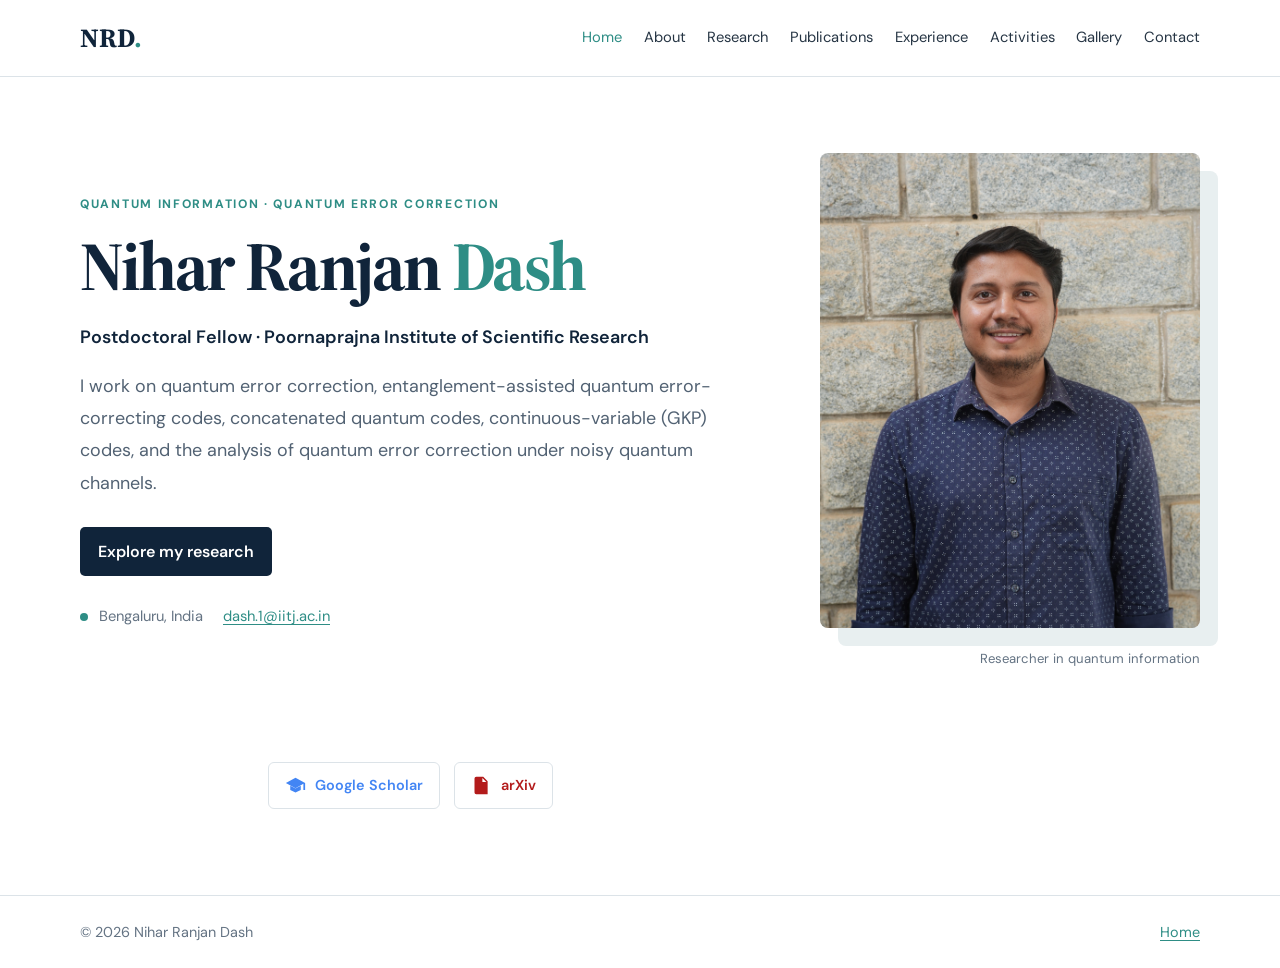
<file: index.html>
<!DOCTYPE html>
<html lang="en"><head>
<meta charset="UTF-8"><meta name="viewport" content="width=device-width, initial-scale=1.0">
<meta name="description" content="Home — Academic website of Nihar Ranjan Dash.">
<meta name="theme-color" content="#10243a"><title>Home | Nihar Ranjan Dash</title>
<link rel="preconnect" href="https://fonts.googleapis.com"><link rel="preconnect" href="https://fonts.gstatic.com" crossorigin>
<link href="https://fonts.googleapis.com/css2?family=DM+Sans:wght@400;500;600;700&family=Source+Serif+4:wght@400;500;600;700&display=swap" rel="stylesheet">
<link rel="stylesheet" href="styles.css"></head><body><header class="site-header"><nav class="nav container" aria-label="Main navigation">
<a class="brand" href="index.html">NRD<span>.</span></a>
<button class="menu-toggle" aria-label="Toggle navigation" aria-expanded="false">☰</button>
<div class="nav-links">
<a href="index.html">Home</a><a href="about.html">About</a><a href="research.html">Research</a>
<a href="publications.html">Publications</a><a href="experience.html">Experience</a>
<a href="activities.html">Activities</a><a href="gallery.html">Gallery</a><a href="contact.html">Contact</a>
 <!--<a class="nav-cv" href="Nihar_Ranjan_Dash_CV.pdf" target="_blank" rel="noopener">Download CV ↗</a>-->
</div></nav></header><main><section class="hero container" id="home">
      <div class="hero-copy">
        <p class="eyebrow">QUANTUM INFORMATION · QUANTUM ERROR CORRECTION</p>
        <h1>Nihar Ranjan <span>Dash</span></h1>
        <p class="hero-role">Postdoctoral Fellow · Poornaprajna Institute of Scientific Research</p>
        <p class="hero-intro">I work on quantum error correction, entanglement-assisted quantum error-correcting codes, concatenated quantum codes, continuous-variable (GKP) codes, and the analysis of quantum error correction under noisy quantum channels. </p>
        <div class="hero-actions">
          <a class="button button-primary" href="#research">Explore my research</a>
          <!--<a class="button button-quiet" href="Nihar_Ranjan_Dash_CV.pdf" target="_blank" rel="noopener">View CV ↗</a>-->
        </div>
        <div class="hero-meta">
          <span><i class="dot"></i> Bengaluru, India</span>
          <a href="mailto:dash.1@iitj.ac.in">dash.1@iitj.ac.in</a>
        </div>
      </div>
      <div class="portrait-wrap">
        <div class="portrait-frame"><img src="assets/profile.JPG" alt="Portrait of Nihar Ranjan Dash"></div>
        <div class="portrait-note">Researcher in quantum information</div>
      </div>
      
<div class="academic-links">

    <a href="https://scholar.google.com/citations?user=O0WRp7sAAAAJ&amp;hl=en"
       target="_blank" rel="noopener noreferrer"
       class="academic-link scholar-link">

        <svg viewBox="0 0 24 24" aria-hidden="true">
            <path d="M12 3 1 9l11 6 9-4.91V17h2V9L12 3zm-6 9.27V17l6 3 6-3v-4.73l-6 3.27-6-3.27z"/>
        </svg>
        <span>Google Scholar</span>
    </a>

    <a href="https://arxiv.org/search/quant-ph?searchtype=author&amp;query=Dash,+N+R"
       target="_blank" rel="noopener noreferrer"
       class="academic-link arxiv-link">

        <svg viewBox="0 0 24 24" aria-hidden="true">
            <path d="M6 2h8l5 5v15H6a2 2 0 0 1-2-2V4a2 2 0 0 1 2-2zm7 1.5V8h4.5L13 3.5zM8 12h9v1.5H8V12zm0 4h9v1.5H8V16z"/>
        </svg>
        <span>arXiv</span>
    </a>

</div>

    </section></main><footer class="footer"><div class="container footer-inner"><span>© <span id="year"></span> Nihar Ranjan Dash</span><a href="index.html">Home</a></div></footer><script src="script.js"></script></body></html>
</file>
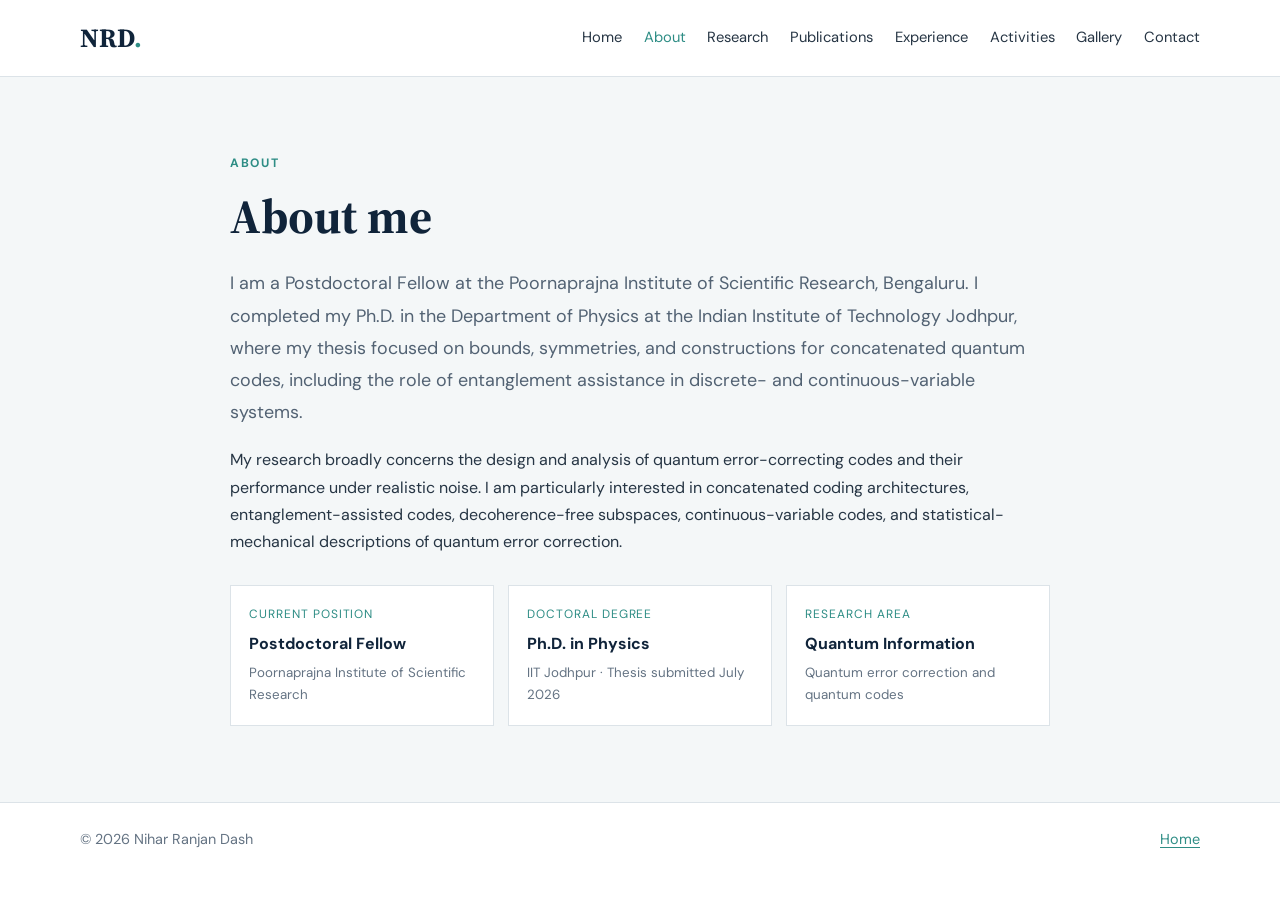
<file: about.html>
<!DOCTYPE html>
<html lang="en"><head>
<meta charset="UTF-8"><meta name="viewport" content="width=device-width, initial-scale=1.0">
<meta name="description" content="About — Academic website of Nihar Ranjan Dash.">
<meta name="theme-color" content="#10243a"><title>About | Nihar Ranjan Dash</title>
<link rel="preconnect" href="https://fonts.googleapis.com"><link rel="preconnect" href="https://fonts.gstatic.com" crossorigin>
<link href="https://fonts.googleapis.com/css2?family=DM+Sans:wght@400;500;600;700&family=Source+Serif+4:wght@400;500;600;700&display=swap" rel="stylesheet">
<link rel="stylesheet" href="styles.css"></head><body><header class="site-header"><nav class="nav container" aria-label="Main navigation">
<a class="brand" href="index.html">NRD<span>.</span></a>
<button class="menu-toggle" aria-label="Toggle navigation" aria-expanded="false">☰</button>
<div class="nav-links">
<a href="index.html">Home</a><a href="about.html">About</a><a href="research.html">Research</a>
<a href="publications.html">Publications</a><a href="experience.html">Experience</a>
<a href="activities.html">Activities</a><a href="gallery.html">Gallery</a><a href="contact.html">Contact</a>
<!--<a class="nav-cv" href="Nihar_Ranjan_Dash_CV.pdf" target="_blank" rel="noopener">Download CV ↗</a>-->
</div></nav></header><main><section class="section section-soft" id="about">
      <div class="container narrow">
        <p class="eyebrow">ABOUT</p>
        <h2>About me</h2>
        <p class="lead">I am a Postdoctoral Fellow at the Poornaprajna Institute of Scientific Research, Bengaluru. I completed my Ph.D. in the Department of Physics at the Indian Institute of Technology Jodhpur, where my thesis focused on bounds, symmetries, and constructions for concatenated quantum codes, including the role of entanglement assistance in discrete- and continuous-variable systems.</p>
        <p>My research broadly concerns the design and analysis of quantum error-correcting codes and their performance under realistic noise. I am particularly interested in concatenated coding architectures, entanglement-assisted codes, decoherence-free subspaces, continuous-variable codes, and statistical-mechanical descriptions of quantum error correction.</p>
        <div class="about-facts">
          <div><span class="fact-label">Current position</span><strong>Postdoctoral Fellow</strong><small>Poornaprajna Institute of Scientific Research</small></div>
          <div><span class="fact-label">Doctoral degree</span><strong>Ph.D. in Physics</strong><small>IIT Jodhpur · Thesis submitted July 2026</small></div>
          <div><span class="fact-label">Research area</span><strong>Quantum Information</strong><small>Quantum error correction and quantum codes</small></div>
        </div>
      </div>
    </section></main><footer class="footer"><div class="container footer-inner"><span>© <span id="year"></span> Nihar Ranjan Dash</span><a href="index.html">Home</a></div></footer><script src="script.js"></script></body></html>
</file>
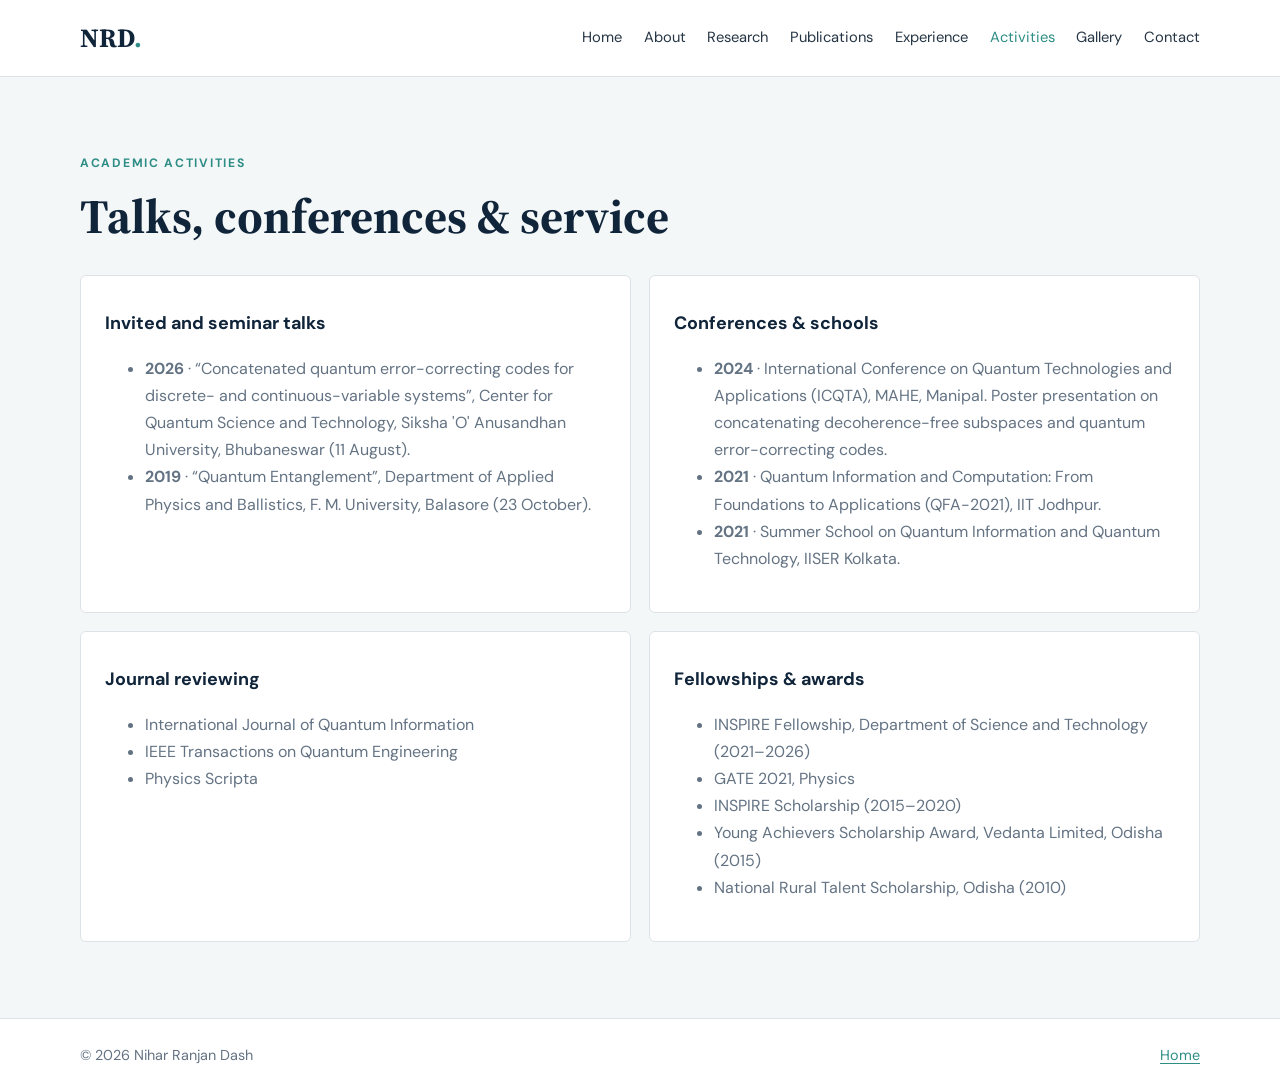
<file: activities.html>
<!DOCTYPE html>
<html lang="en"><head>
<meta charset="UTF-8"><meta name="viewport" content="width=device-width, initial-scale=1.0">
<meta name="description" content="Talks, Conferences & Service — Academic website of Nihar Ranjan Dash.">
<meta name="theme-color" content="#10243a"><title>Talks, Conferences & Service | Nihar Ranjan Dash</title>
<link rel="preconnect" href="https://fonts.googleapis.com"><link rel="preconnect" href="https://fonts.gstatic.com" crossorigin>
<link href="https://fonts.googleapis.com/css2?family=DM+Sans:wght@400;500;600;700&family=Source+Serif+4:wght@400;500;600;700&display=swap" rel="stylesheet">
<link rel="stylesheet" href="styles.css"></head><body><header class="site-header"><nav class="nav container" aria-label="Main navigation">
<a class="brand" href="index.html">NRD<span>.</span></a>
<button class="menu-toggle" aria-label="Toggle navigation" aria-expanded="false">☰</button>
<div class="nav-links">
<a href="index.html">Home</a><a href="about.html">About</a><a href="research.html">Research</a>
<a href="publications.html">Publications</a><a href="experience.html">Experience</a>
<a href="activities.html">Activities</a><a href="gallery.html">Gallery</a><a href="contact.html">Contact</a>
<!--<a class="nav-cv" href="Nihar_Ranjan_Dash_CV.pdf" target="_blank" rel="noopener">Download CV ↗</a>-->
</div></nav></header><main><section class="section section-soft" id="talks">
      <div class="container">
        <p class="eyebrow">ACADEMIC ACTIVITIES</p><h2>Talks, conferences & service</h2>
        <div class="activity-grid">
          <div><h3>Invited and seminar talks</h3><ul>
            <li><strong>2026</strong> · “Concatenated quantum error-correcting codes for discrete- and continuous-variable systems”, Center for Quantum Science and Technology, Siksha 'O' Anusandhan University, Bhubaneswar (11 August).</li>
            <li><strong>2019</strong> · “Quantum Entanglement”, Department of Applied Physics and Ballistics, F. M. University, Balasore (23 October).</li>
          </ul></div>
          <div><h3>Conferences & schools</h3><ul>
            <li><strong>2024</strong> · International Conference on Quantum Technologies and Applications (ICQTA), MAHE, Manipal. Poster presentation on concatenating decoherence-free subspaces and quantum error-correcting codes.</li>
            <li><strong>2021</strong> · Quantum Information and Computation: From Foundations to Applications (QFA-2021), IIT Jodhpur.</li>
            <li><strong>2021</strong> · Summer School on Quantum Information and Quantum Technology, IISER Kolkata.</li>
          </ul></div>
          <div><h3>Journal reviewing</h3><ul><li>International Journal of Quantum Information</li><li>IEEE Transactions on Quantum Engineering</li><li>Physics Scripta</li></ul></div>
          <div><h3>Fellowships & awards</h3><ul><li>INSPIRE Fellowship, Department of Science and Technology (2021–2026)</li><li>GATE 2021, Physics</li><li>INSPIRE Scholarship (2015–2020)</li><li>Young Achievers Scholarship Award, Vedanta Limited, Odisha (2015)</li><li>National Rural Talent Scholarship, Odisha (2010)</li></ul></div>
        </div>
        
      </div>
    </section></main><footer class="footer"><div class="container footer-inner"><span>© <span id="year"></span> Nihar Ranjan Dash</span><a href="index.html">Home</a></div></footer><script src="script.js"></script></body></html>
</file>
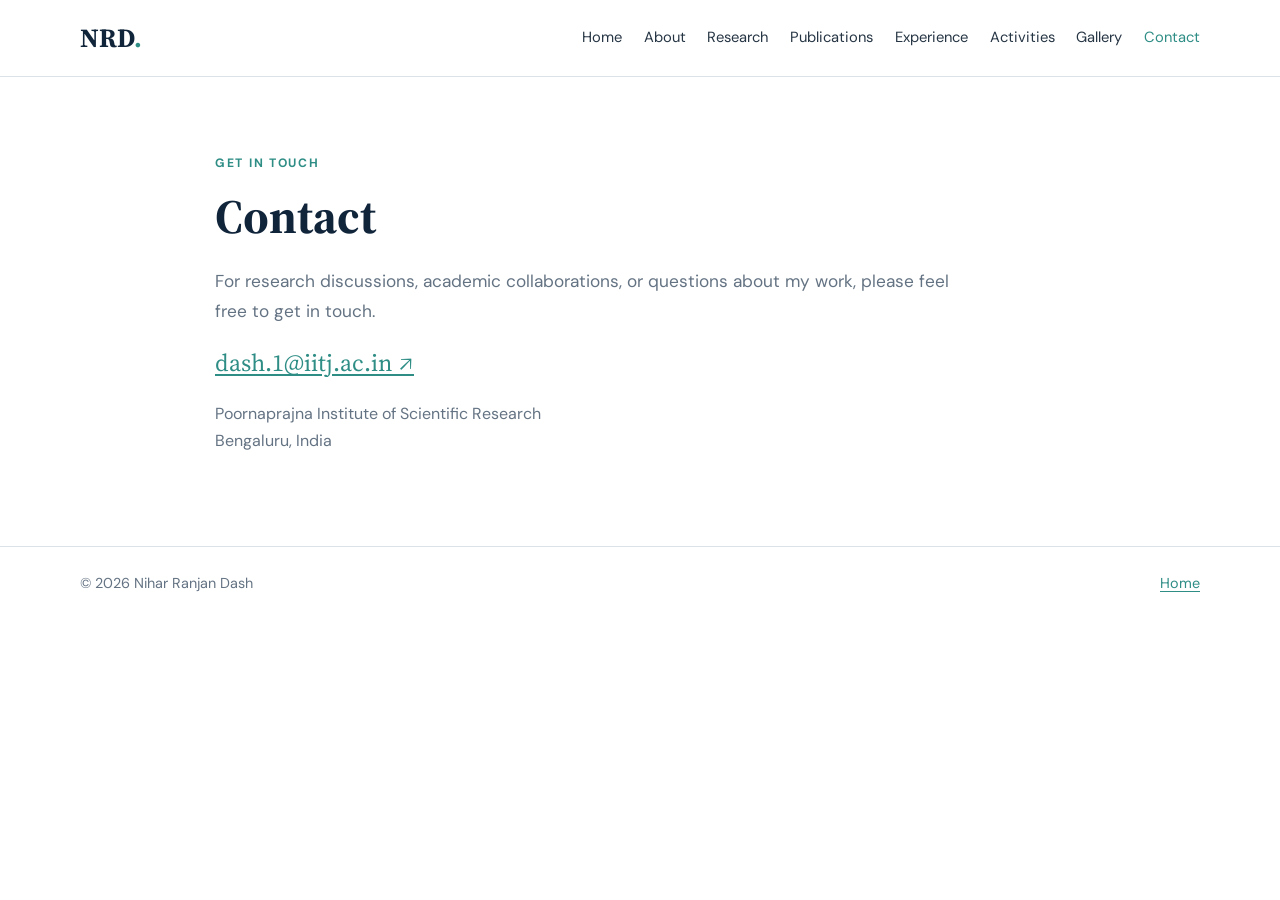
<file: contact.html>
<!DOCTYPE html>
<html lang="en"><head>
<meta charset="UTF-8"><meta name="viewport" content="width=device-width, initial-scale=1.0">
<meta name="description" content="Contact — Academic website of Nihar Ranjan Dash.">
<meta name="theme-color" content="#10243a"><title>Contact | Nihar Ranjan Dash</title>
<link rel="preconnect" href="https://fonts.googleapis.com"><link rel="preconnect" href="https://fonts.gstatic.com" crossorigin>
<link href="https://fonts.googleapis.com/css2?family=DM+Sans:wght@400;500;600;700&family=Source+Serif+4:wght@400;500;600;700&display=swap" rel="stylesheet">
<link rel="stylesheet" href="styles.css"></head><body><header class="site-header"><nav class="nav container" aria-label="Main navigation">
<a class="brand" href="index.html">NRD<span>.</span></a>
<button class="menu-toggle" aria-label="Toggle navigation" aria-expanded="false">☰</button>
<div class="nav-links">
<a href="index.html">Home</a><a href="about.html">About</a><a href="research.html">Research</a>
<a href="publications.html">Publications</a><a href="experience.html">Experience</a>
<a href="activities.html">Activities</a><a href="gallery.html">Gallery</a><a href="contact.html">Contact</a>
<!--<a class="nav-cv" href="Nihar_Ranjan_Dash_CV.pdf" target="_blank" rel="noopener">Download CV ↗</a>-->
</div></nav></header><main><section class="section container contact-section" id="contact">
      <p class="eyebrow">GET IN TOUCH</p><h2>Contact</h2>
      <p class="section-intro">For research discussions, academic collaborations, or questions about my work, please feel free to get in touch.</p>
      <a class="contact-email" href="mailto:dash.1@iitj.ac.in">dash.1@iitj.ac.in ↗</a>
      <p class="contact-affiliation">Poornaprajna Institute of Scientific Research<br>Bengaluru, India</p>
    </section></main><footer class="footer"><div class="container footer-inner"><span>© <span id="year"></span> Nihar Ranjan Dash</span><a href="index.html">Home</a></div></footer><script src="script.js"></script></body></html>
</file>
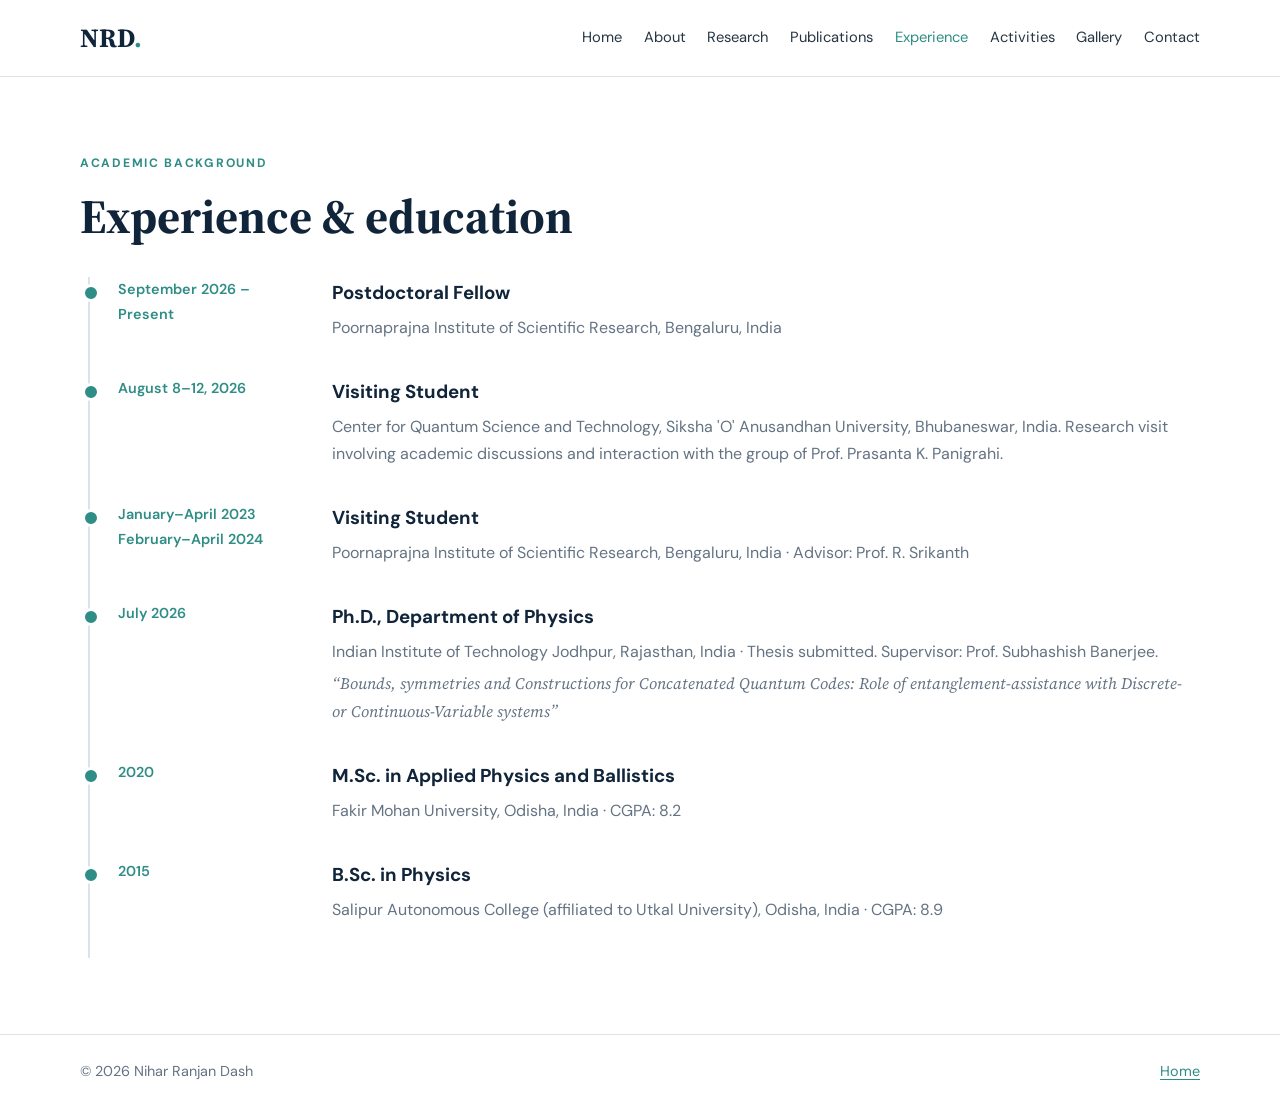
<file: experience.html>
<!DOCTYPE html>
<html lang="en"><head>
<meta charset="UTF-8"><meta name="viewport" content="width=device-width, initial-scale=1.0">
<meta name="description" content="Experience & Education — Academic website of Nihar Ranjan Dash.">
<meta name="theme-color" content="#10243a"><title>Experience & Education | Nihar Ranjan Dash</title>
<link rel="preconnect" href="https://fonts.googleapis.com"><link rel="preconnect" href="https://fonts.gstatic.com" crossorigin>
<link href="https://fonts.googleapis.com/css2?family=DM+Sans:wght@400;500;600;700&family=Source+Serif+4:wght@400;500;600;700&display=swap" rel="stylesheet">
<link rel="stylesheet" href="styles.css"></head><body><header class="site-header"><nav class="nav container" aria-label="Main navigation">
<a class="brand" href="index.html">NRD<span>.</span></a>
<button class="menu-toggle" aria-label="Toggle navigation" aria-expanded="false">☰</button>
<div class="nav-links">
<a href="index.html">Home</a><a href="about.html">About</a><a href="research.html">Research</a>
<a href="publications.html">Publications</a><a href="experience.html">Experience</a>
<a href="activities.html">Activities</a><a href="gallery.html">Gallery</a><a href="contact.html">Contact</a>
<!--<a class="nav-cv" href="Nihar_Ranjan_Dash_CV.pdf" target="_blank" rel="noopener">Download CV ↗</a>-->
</div></nav></header><main><section class="section container" id="experience">
      <p class="eyebrow">ACADEMIC BACKGROUND</p>
      <h2>Experience & education</h2>
      <div class="timeline">
        <article class="timeline-item"><span class="timeline-date">September 2026 – Present</span><div><h3>Postdoctoral Fellow</h3><p>Poornaprajna Institute of Scientific Research, Bengaluru, India</p></div></article>
        <article class="timeline-item"><span class="timeline-date">August 8–12, 2026</span><div><h3>Visiting Student</h3><p>Center for Quantum Science and Technology, Siksha 'O' Anusandhan University, Bhubaneswar, India. Research visit involving academic discussions and interaction with the group of Prof. Prasanta K. Panigrahi.</p></div></article>
        <article class="timeline-item"><span class="timeline-date">January–April 2023<br>February–April 2024</span><div><h3>Visiting Student</h3><p>Poornaprajna Institute of Scientific Research, Bengaluru, India · Advisor: Prof. R. Srikanth</p></div></article>
        <article class="timeline-item"><span class="timeline-date">July 2026</span><div><h3>Ph.D., Department of Physics</h3><p>Indian Institute of Technology Jodhpur, Rajasthan, India · Thesis submitted. Supervisor: Prof. Subhashish Banerjee.</p><p class="thesis-title">“Bounds, symmetries and Constructions for Concatenated Quantum Codes: Role of entanglement-assistance with Discrete- or Continuous-Variable systems”</p></div></article>
        <article class="timeline-item"><span class="timeline-date">2020</span><div><h3>M.Sc. in Applied Physics and Ballistics</h3><p>Fakir Mohan University, Odisha, India · CGPA: 8.2</p></div></article>
        <article class="timeline-item"><span class="timeline-date">2015</span><div><h3>B.Sc. in Physics</h3><p>Salipur Autonomous College (affiliated to Utkal University), Odisha, India · CGPA: 8.9</p></div></article>
      </div>
    </section></main><footer class="footer"><div class="container footer-inner"><span>© <span id="year"></span> Nihar Ranjan Dash</span><a href="index.html">Home</a></div></footer><script src="script.js"></script></body></html>
</file>
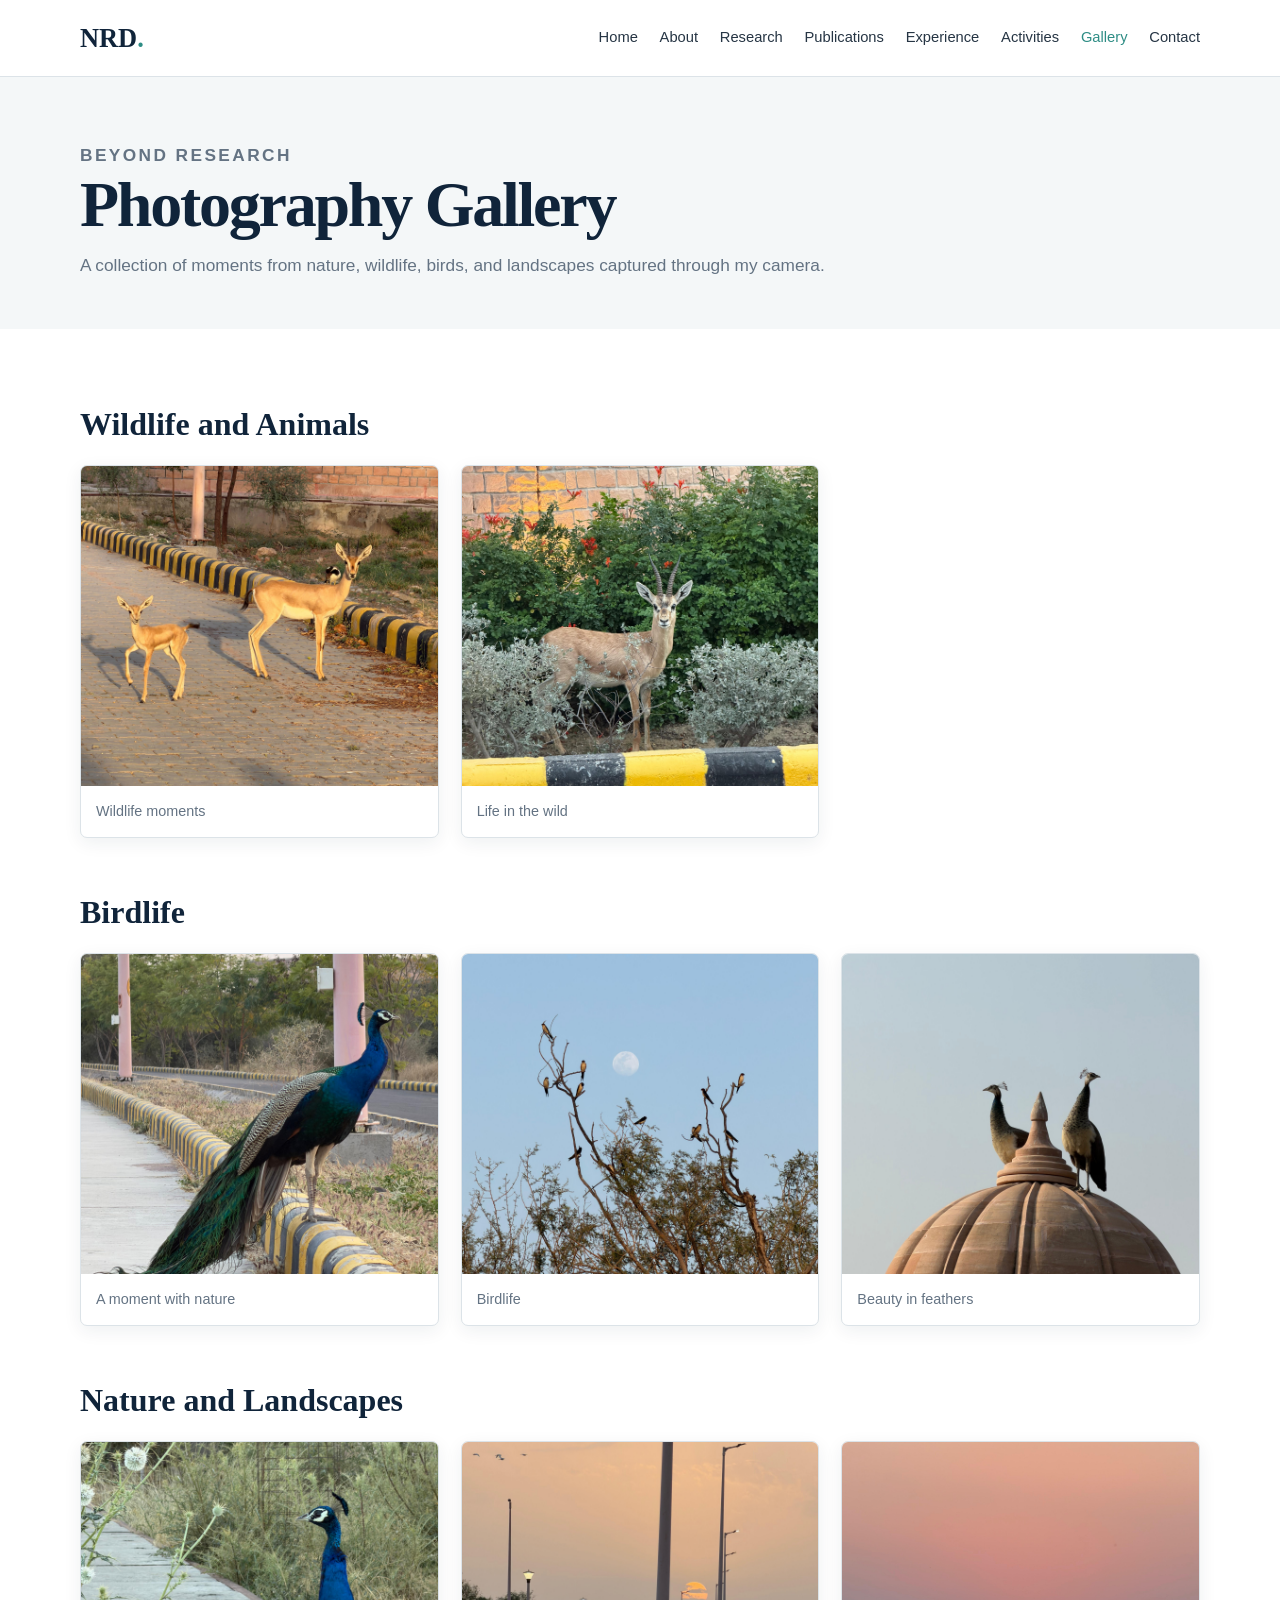
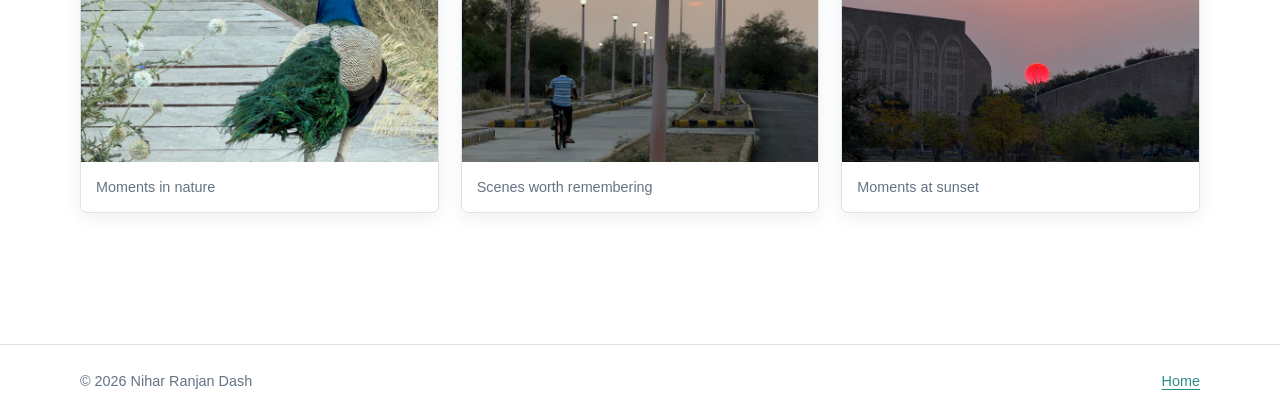
<file: gallery.html>
<!DOCTYPE html>
<html lang="en">
<head>
    <meta charset="UTF-8">
    <meta name="viewport" content="width=device-width, initial-scale=1.0">
    <meta name="description" content="Nature and wildlife photography by Nihar Ranjan Dash.">
    <title>Photography Gallery | Nihar Ranjan Dash</title>
    <link rel="stylesheet" href="styles.css">
</head>

<body>

<header class="site-header">
    <nav class="nav container" aria-label="Main navigation">
        <a class="brand" href="index.html">NRD<span>.</span></a>
        <button class="menu-toggle" aria-label="Toggle navigation"
                aria-expanded="false">☰</button>

        <div class="nav-links">
            <a href="index.html">Home</a>
            <a href="about.html">About</a>
            <a href="research.html">Research</a>
            <a href="publications.html">Publications</a>
            <a href="experience.html">Experience</a>
            <a href="activities.html">Activities</a>
            <a href="gallery.html" class="active">Gallery</a>
            <a href="contact.html">Contact</a>
            <!--<a class="nav-cv" href="Nihar_Ranjan_Dash_CV.pdf"
               target="_blank" rel="noopener">Download CV ↗</a>-->
        </div>
    </nav>
</header>

<main>

<section class="page-heading">
    <div class="container">
        <p class="eyebrow">BEYOND RESEARCH</p>
        <h1>Photography Gallery</h1>
        <p>
            A collection of moments from nature, wildlife, birds,
            and landscapes captured through my camera.
        </p>
    </div>
</section>

<section class="section">
    <div class="container">

        <div class="gallery-category">
            <h2>Wildlife and Animals</h2>
            <div class="photo-grid">

                <figure class="photo-card">
                    <a href="assets/gallery/animal-01.jpeg" target="_blank" rel="noopener">
                        <img src="assets/gallery/animal-01.jpeg"
                             alt="Wildlife photograph of an animal">
                    </a>
                    <figcaption>Wildlife moments</figcaption>
                </figure>

                <figure class="photo-card">
                    <a href="assets/gallery/animal-02.jpeg" target="_blank" rel="noopener">
                        <img src="assets/gallery/animal-02.jpeg"
                             alt="Animal in its natural surroundings">
                    </a>
                    <figcaption>Life in the wild</figcaption>
                </figure>

            </div>
        </div>

        <div class="gallery-category">
            <h2>Birdlife</h2>
            <div class="photo-grid">

                <figure class="photo-card">
                    <a href="assets/gallery/bird-01.jpeg" target="_blank" rel="noopener">
                        <img src="assets/gallery/bird-01.jpeg" alt="Bird photograph">
                    </a>
                    <figcaption>A moment with nature</figcaption>
                </figure>

                <figure class="photo-card">
                    <a href="assets/gallery/bird-03.jpeg" target="_blank" rel="noopener">
                        <img src="assets/gallery/bird-03.jpeg" alt="Bird in the open">
                    </a>
                    <figcaption>Birdlife</figcaption>
                </figure>

                <figure class="photo-card">
                    <a href="assets/gallery/bird-04.jpeg" target="_blank" rel="noopener">
                        <img src="assets/gallery/bird-04.jpeg" alt="Bird photography">
                    </a>
                    <figcaption>Beauty in feathers</figcaption>
                </figure>

            </div>
        </div>

        <div class="gallery-category">
            <h2>Nature and Landscapes</h2>
            <div class="photo-grid">

                <figure class="photo-card">
                    <a href="assets/gallery/photog.jpeg" target="_blank" rel="noopener">
                        <img src="assets/gallery/photog.jpeg" alt="Nature photograph">
                    </a>
                    <figcaption>Moments in nature</figcaption>
                </figure>

                <figure class="photo-card">
                    <a href="assets/gallery/photoh.jpeg" target="_blank" rel="noopener">
                        <img src="assets/gallery/photoh.jpeg" alt="Landscape photograph">
                    </a>
                    <figcaption>Scenes worth remembering</figcaption>
                </figure>

                <figure class="photo-card">
                    <a href="assets/gallery/sunset-01.jpeg" target="_blank" rel="noopener">
                        <img src="assets/gallery/sunset-01.jpeg" alt="Sunset landscape">
                    </a>
                    <figcaption>Moments at sunset</figcaption>
                </figure>

            </div>
        </div>

    </div>
</section>

</main>

<footer class="footer">
    <div class="container footer-inner">
        <span>© <span id="year"></span> Nihar Ranjan Dash</span>
        <a href="index.html">Home</a>
    </div>
</footer>

<script src="script.js"></script>
</body>
</html>
</file>
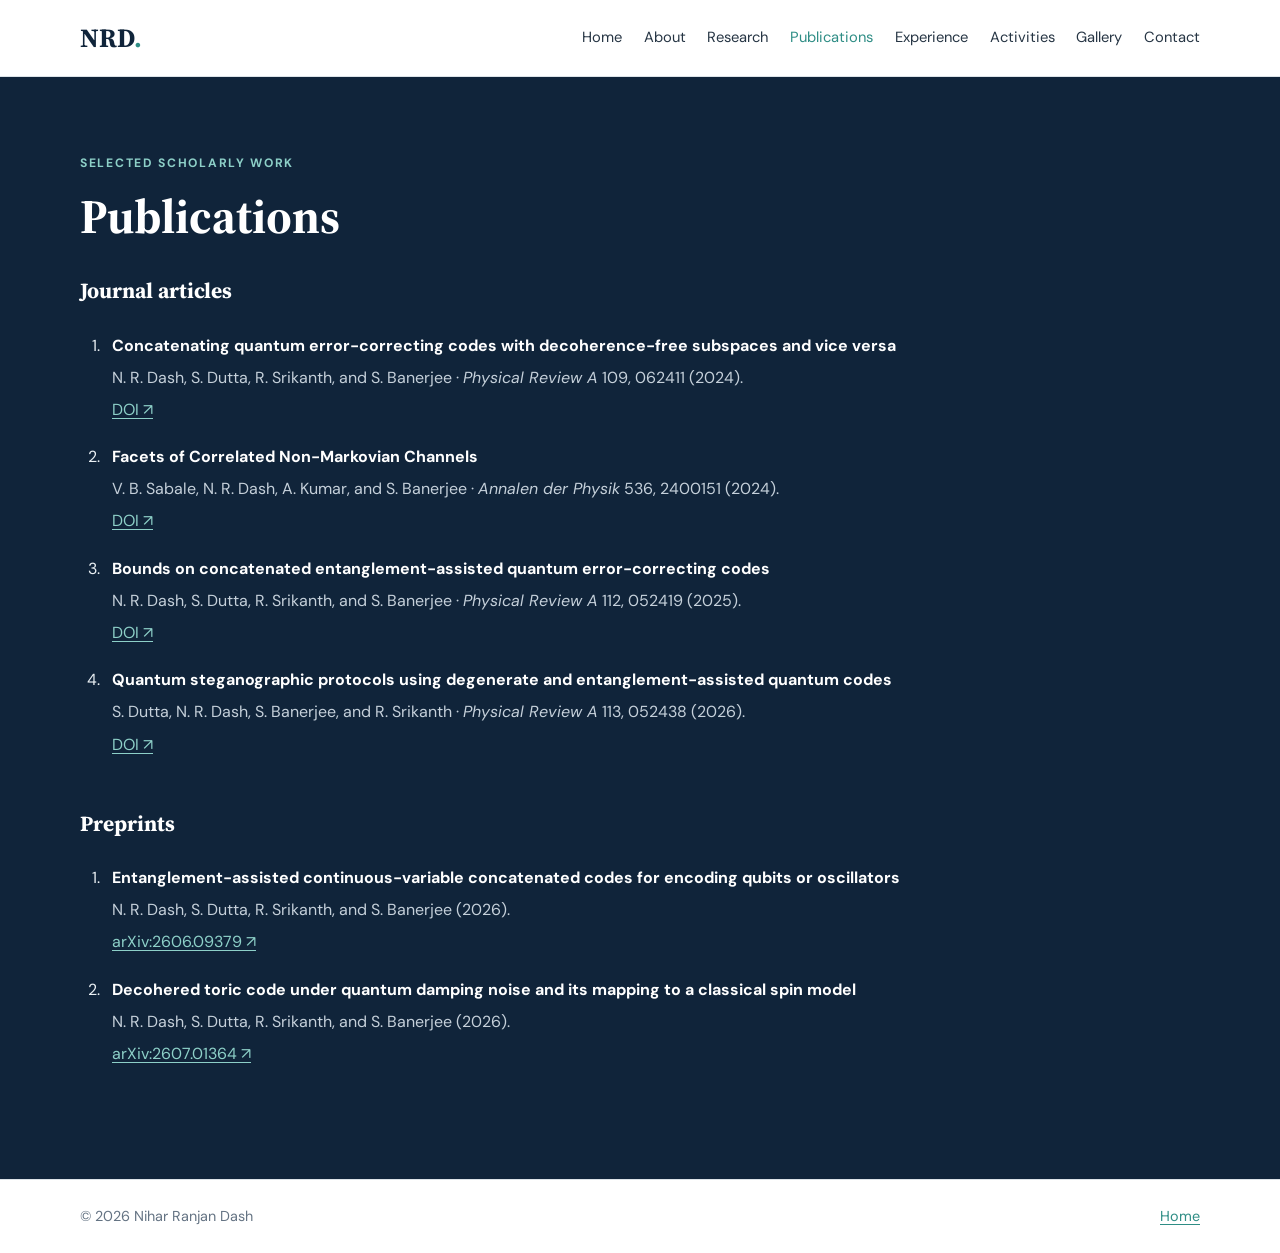
<file: publications.html>
<!DOCTYPE html>
<html lang="en"><head>
<meta charset="UTF-8"><meta name="viewport" content="width=device-width, initial-scale=1.0">
<meta name="description" content="Publications — Academic website of Nihar Ranjan Dash.">
<meta name="theme-color" content="#10243a"><title>Publications | Nihar Ranjan Dash</title>
<link rel="preconnect" href="https://fonts.googleapis.com"><link rel="preconnect" href="https://fonts.gstatic.com" crossorigin>
<link href="https://fonts.googleapis.com/css2?family=DM+Sans:wght@400;500;600;700&family=Source+Serif+4:wght@400;500;600;700&display=swap" rel="stylesheet">
<link rel="stylesheet" href="styles.css"></head><body><header class="site-header"><nav class="nav container" aria-label="Main navigation">
<a class="brand" href="index.html">NRD<span>.</span></a>
<button class="menu-toggle" aria-label="Toggle navigation" aria-expanded="false">☰</button>
<div class="nav-links">
<a href="index.html">Home</a><a href="about.html">About</a><a href="research.html">Research</a>
<a href="publications.html">Publications</a><a href="experience.html">Experience</a>
<a href="activities.html">Activities</a><a href="gallery.html">Gallery</a><a href="contact.html">Contact</a>
<!--<a class="nav-cv" href="Nihar_Ranjan_Dash_CV.pdf" target="_blank" rel="noopener">Download CV ↗</a>-->
</div></nav></header><main><section class="section section-dark" id="publications">
      <div class="container">
        <p class="eyebrow">SELECTED SCHOLARLY WORK</p>
        <h2>Publications</h2>
        <div class="pub-group">
          <h3>Journal articles</h3>
          <ol class="publication-list">
            <li><div><strong>Concatenating quantum error-correcting codes with decoherence-free subspaces and vice versa</strong><p>N. R. Dash, S. Dutta, R. Srikanth, and S. Banerjee · <em>Physical Review A</em> 109, 062411 (2024).</p><a href="https://doi.org/10.1103/PhysRevA.109.062411" target="_blank" rel="noopener">DOI ↗</a></div></li>
            <li><div><strong>Facets of Correlated Non-Markovian Channels</strong><p>V. B. Sabale, N. R. Dash, A. Kumar, and S. Banerjee · <em>Annalen der Physik</em> 536, 2400151 (2024).</p><a href="https://doi.org/10.1002/andp.202400151" target="_blank" rel="noopener">DOI ↗</a></div></li>
            <li><div><strong>Bounds on concatenated entanglement-assisted quantum error-correcting codes</strong><p>N. R. Dash, S. Dutta, R. Srikanth, and S. Banerjee · <em>Physical Review A</em> 112, 052419 (2025).</p><a href="https://doi.org/10.1103/PhysRevA.112.052419" target="_blank" rel="noopener">DOI ↗</a></div></li>
            <li><div><strong>Quantum steganographic protocols using degenerate and entanglement-assisted quantum codes</strong><p>S. Dutta, N. R. Dash, S. Banerjee, and R. Srikanth · <em>Physical Review A</em> 113, 052438 (2026).</p><a href="https://doi.org/10.1103/PhysRevA.113.052438" target="_blank" rel="noopener">DOI ↗</a></div></li>
          </ol>
        </div>
        <div class="pub-group">
          <h3>Preprints</h3>
          <ol class="publication-list">
            <li><div><strong>Entanglement-assisted continuous-variable concatenated codes for encoding qubits or oscillators</strong><p>N. R. Dash, S. Dutta, R. Srikanth, and S. Banerjee (2026).</p><a href="https://arxiv.org/abs/2606.09379" target="_blank" rel="noopener">arXiv:2606.09379 ↗</a></div></li>
            <li><div><strong>Decohered toric code under quantum damping noise and its mapping to a classical spin model</strong><p>N. R. Dash, S. Dutta, R. Srikanth, and S. Banerjee (2026).</p><a href="https://arxiv.org/abs/2607.01364" target="_blank" rel="noopener">arXiv:2607.01364 ↗</a></div></li>
          </ol>
        </div>
      </div>
    </section></main><footer class="footer"><div class="container footer-inner"><span>© <span id="year"></span> Nihar Ranjan Dash</span><a href="index.html">Home</a></div></footer><script src="script.js"></script></body></html>
</file>
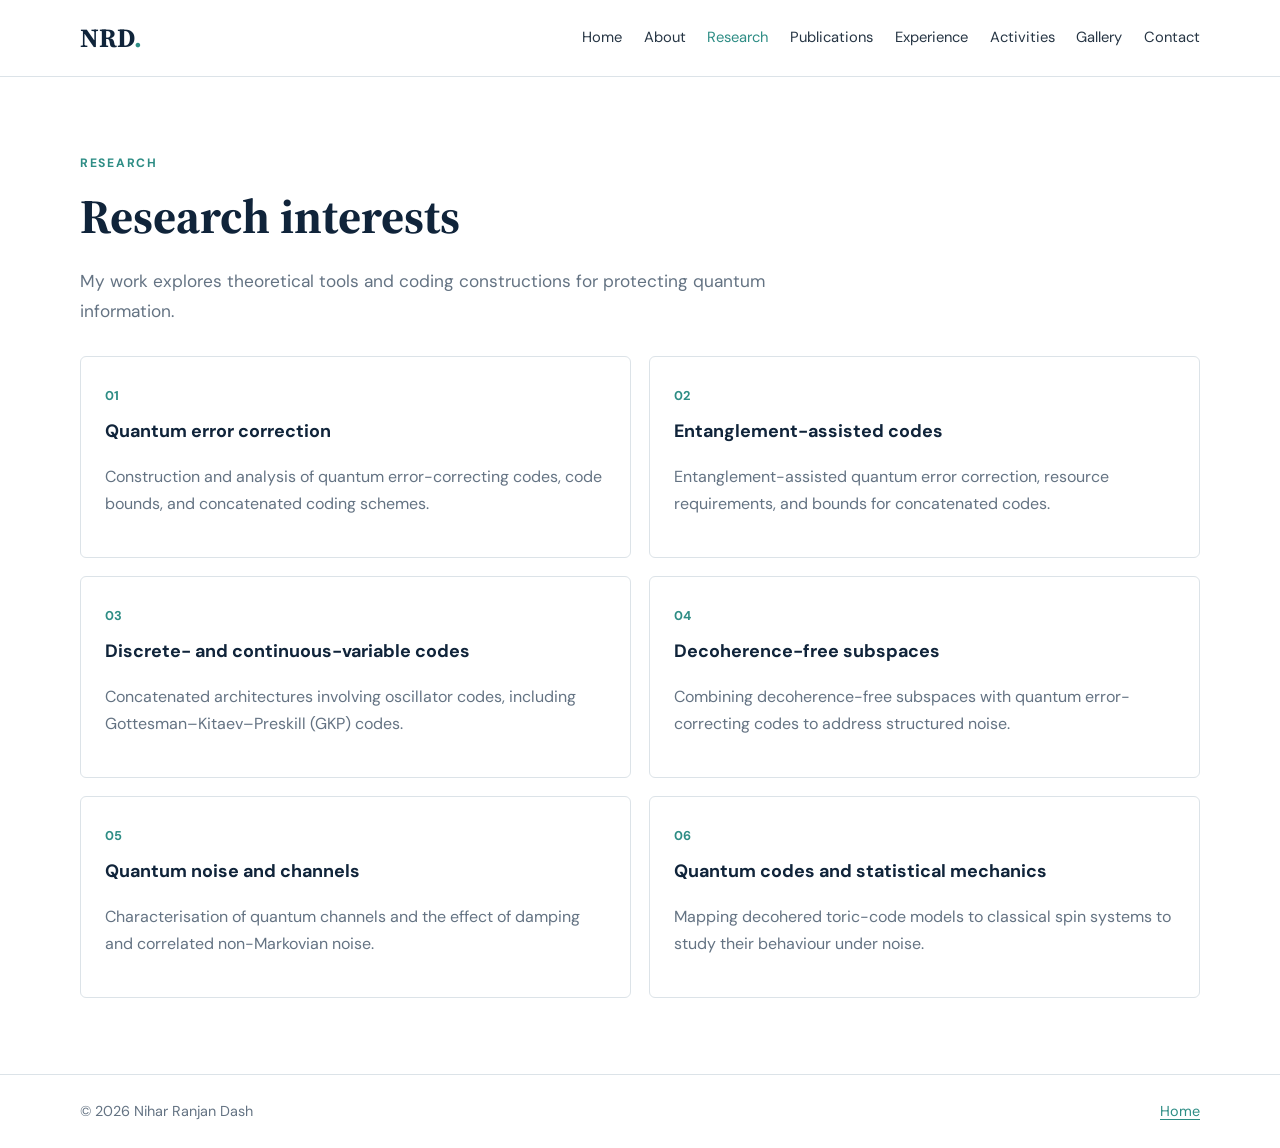
<file: research.html>
<!DOCTYPE html>
<html lang="en"><head>
<meta charset="UTF-8"><meta name="viewport" content="width=device-width, initial-scale=1.0">
<meta name="description" content="Research — Academic website of Nihar Ranjan Dash.">
<meta name="theme-color" content="#10243a"><title>Research | Nihar Ranjan Dash</title>
<link rel="preconnect" href="https://fonts.googleapis.com"><link rel="preconnect" href="https://fonts.gstatic.com" crossorigin>
<link href="https://fonts.googleapis.com/css2?family=DM+Sans:wght@400;500;600;700&family=Source+Serif+4:wght@400;500;600;700&display=swap" rel="stylesheet">
<link rel="stylesheet" href="styles.css"></head><body><header class="site-header"><nav class="nav container" aria-label="Main navigation">
<a class="brand" href="index.html">NRD<span>.</span></a>
<button class="menu-toggle" aria-label="Toggle navigation" aria-expanded="false">☰</button>
<div class="nav-links">
<a href="index.html">Home</a><a href="about.html">About</a><a href="research.html">Research</a>
<a href="publications.html">Publications</a><a href="experience.html">Experience</a>
<a href="activities.html">Activities</a><a href="gallery.html">Gallery</a><a href="contact.html">Contact</a>
<!--<a class="nav-cv" href="Nihar_Ranjan_Dash_CV.pdf" target="_blank" rel="noopener">Download CV ↗</a>-->
</div></nav></header><main><section class="section container" id="research">
      <p class="eyebrow">RESEARCH</p>
      <h2>Research interests</h2>
      <p class="section-intro">My work explores theoretical tools and coding constructions for protecting quantum information.</p>
      <div class="research-grid">
        <article class="research-card"><span class="card-index">01</span><h3>Quantum error correction</h3><p>Construction and analysis of quantum error-correcting codes, code bounds, and concatenated coding schemes.</p></article>
        <article class="research-card"><span class="card-index">02</span><h3>Entanglement-assisted codes</h3><p>Entanglement-assisted quantum error correction, resource requirements, and bounds for concatenated codes.</p></article>
        <article class="research-card"><span class="card-index">03</span><h3>Discrete- and continuous-variable codes</h3><p>Concatenated architectures involving oscillator codes, including Gottesman–Kitaev–Preskill (GKP) codes.</p></article>
        <article class="research-card"><span class="card-index">04</span><h3>Decoherence-free subspaces</h3><p>Combining decoherence-free subspaces with quantum error-correcting codes to address structured noise.</p></article>
        <article class="research-card"><span class="card-index">05</span><h3>Quantum noise and channels</h3><p>Characterisation of quantum channels and the effect of damping and correlated non-Markovian noise.</p></article>
        <article class="research-card"><span class="card-index">06</span><h3>Quantum codes and statistical mechanics</h3><p>Mapping decohered toric-code models to classical spin systems to study their behaviour under noise.</p></article>
      </div>
    </section></main><footer class="footer"><div class="container footer-inner"><span>© <span id="year"></span> Nihar Ranjan Dash</span><a href="index.html">Home</a></div></footer><script src="script.js"></script></body></html>
</file>
<file: styles.css>
/* Nihar Ranjan Dash — academic website */
:root{--navy:#10243a;--ink:#263544;--muted:#647383;--teal:#2e8d85;--paper:#fff;--soft:#f4f7f8;--line:#dce3e8;--serif:"Source Serif 4",Georgia,serif;--sans:"DM Sans",Arial,sans-serif}
*{box-sizing:border-box}html{scroll-behavior:smooth}body{margin:0;background:var(--paper);color:var(--ink);font-family:var(--sans);font-size:16px;line-height:1.7}a{color:var(--teal);text-underline-offset:3px}a:hover{color:var(--navy)}img{max-width:100%;height:auto}.container{width:min(1120px,calc(100% - 48px));margin-inline:auto}.narrow{max-width:820px}
.site-header{position:sticky;top:0;z-index:50;background:rgba(255,255,255,.96);border-bottom:1px solid var(--line);backdrop-filter:blur(12px)}.nav{min-height:76px;display:flex;align-items:center;justify-content:space-between;gap:24px}.brand{font-family:var(--serif);font-size:1.65rem;font-weight:700;color:var(--navy);text-decoration:none;white-space:nowrap}.brand span{color:var(--teal)}.nav-links{display:flex;align-items:center;gap:clamp(12px,1.7vw,24px)}.nav-links a{color:var(--ink);font-size:.92rem;text-decoration:none;white-space:nowrap}.nav-links a:hover,.nav-links a.active{color:var(--teal)}.nav-links .nav-cv{padding:9px 14px;border:1px solid var(--line);border-radius:5px}.menu-toggle{display:none;border:1px solid var(--line);background:white;border-radius:5px;padding:7px 11px;font-size:1.2rem;color:var(--navy)}
.hero{display:grid;grid-template-columns:1.25fr .75fr;align-items:center;gap:64px;padding-top:76px;padding-bottom:86px}.eyebrow{margin:0 0 14px;color:var(--teal);font-size:.76rem;font-weight:700;letter-spacing:.14em}.hero h1,.page-heading h1{font-family:var(--serif);color:var(--navy);font-size:clamp(2.8rem,5.4vw,4.6rem);line-height:1.08;letter-spacing:-.035em;margin:0 0 18px}.hero h1 span{color:var(--teal)}.hero-role{font-size:1.12rem;font-weight:600;color:var(--navy);margin:0 0 14px}.hero-intro,.lead{font-size:1.12rem;color:#526273;line-height:1.8}.hero-actions{display:flex;gap:12px;flex-wrap:wrap;margin:28px 0}.button{display:inline-block;padding:11px 18px;border-radius:5px;text-decoration:none;font-weight:600}.button-primary{background:var(--navy);color:white}.button-primary:hover{background:var(--teal);color:white}.button-quiet{border:1px solid var(--line);color:var(--navy)}.hero-meta{display:flex;gap:20px;flex-wrap:wrap;color:var(--muted);font-size:.92rem}.dot{display:inline-block;width:8px;height:8px;border-radius:50%;background:var(--teal);margin-right:7px}.portrait-wrap{max-width:380px;justify-self:end}.portrait-frame{aspect-ratio:4/5;overflow:hidden;border-radius:8px;background:var(--soft);box-shadow:18px 18px 0 #e8eff0}.portrait-frame img{width:100%;height:100%;object-fit:cover;display:block}.portrait-note{text-align:right;color:var(--muted);font-size:.82rem;margin-top:20px}
.section{padding-top:76px;padding-bottom:76px}.section-soft{background:var(--soft)}.section-dark{background:var(--navy);color:#eaf0f4}.section-dark h2,.section-dark h3{color:white}.section h2{font-family:var(--serif);font-size:clamp(2rem,4vw,3rem);line-height:1.2;color:var(--navy);margin:0 0 22px}.section-dark .eyebrow{color:#8dd0c8}.section-dark h2{color:white}.section-intro{max-width:760px;color:var(--muted);font-size:1.08rem}.section-dark .section-intro{color:#c5d0da}.research-grid,.activity-grid{display:grid;grid-template-columns:repeat(2,minmax(0,1fr));gap:18px;margin-top:30px}.research-card,.activity-grid>div{padding:24px;background:white;border:1px solid var(--line);border-radius:6px}.research-card h3,.activity-grid h3{margin:8px 0;color:var(--navy);font-size:1.12rem}.research-card p,.activity-grid li{color:var(--muted)}.card-index{font-size:.8rem;font-weight:700;color:var(--teal)}.about-facts{display:grid;grid-template-columns:repeat(3,1fr);gap:14px;margin-top:30px}.about-facts>div{padding:18px;background:white;border:1px solid var(--line);display:flex;flex-direction:column}.fact-label{font-size:.75rem;text-transform:uppercase;letter-spacing:.08em;color:var(--teal)}.about-facts strong{color:var(--navy);margin:5px 0}.about-facts small{color:var(--muted)}
.pub-group{margin-top:28px}.pub-group h3{font-family:var(--serif);font-size:1.35rem}.publication-list{padding-left:24px}.publication-list li{padding:0 0 20px 8px}.publication-list strong{color:white}.publication-list p{margin:5px 0;color:#c5d0da}.publication-list a{color:#8dd0c8}.timeline{border-left:2px solid var(--line);margin:32px 0 0 8px;padding-left:28px}.timeline-item{position:relative;display:grid;grid-template-columns:190px 1fr;gap:24px;padding:0 0 30px}.timeline-item:before{content:"";position:absolute;left:-36px;top:7px;width:12px;height:12px;border-radius:50%;background:var(--teal);border:3px solid white}.timeline-date{font-size:.9rem;font-weight:600;color:var(--teal)}.timeline-item h3{margin:0;color:var(--navy)}.timeline-item p{margin:5px 0;color:var(--muted)}.status{font-size:.8rem;color:var(--teal);font-weight:700}.thesis-title{font-family:var(--serif);font-style:italic}.contact-section{max-width:850px}.contact-email{font-family:var(--serif);font-size:1.5rem}.contact-affiliation{color:var(--muted)}.page-heading{padding:64px 0 48px;background:var(--soft)}.page-heading h1{font-size:clamp(2.6rem,5vw,4rem);margin:0 0 12px}.page-heading p{max-width:760px;color:var(--muted);font-size:1.08rem;margin:0}.quick-links{display:grid;grid-template-columns:repeat(3,1fr);gap:14px;margin-top:32px}.quick-links a{display:flex;flex-direction:column;gap:5px;text-decoration:none;border:1px solid var(--line);border-radius:5px;padding:18px;background:white}.quick-links strong{color:var(--navy)}.quick-links span{font-size:.85rem;color:var(--muted)}.footer{border-top:1px solid var(--line);padding:24px 0;color:var(--muted);font-size:.9rem}.footer-inner{display:flex;justify-content:space-between;gap:16px}.footer a{color:var(--teal)}
@media(max-width:900px){.nav{min-height:68px}.menu-toggle{display:block}.nav-links{display:none;position:absolute;top:68px;left:0;right:0;background:white;padding:18px 24px 24px;flex-direction:column;align-items:flex-start;border-bottom:1px solid var(--line);box-shadow:0 12px 20px #10243a12}.nav-links.open{display:flex}.hero{gap:36px;grid-template-columns:1fr .7fr}.about-facts{grid-template-columns:1fr}.quick-links{grid-template-columns:repeat(2,1fr)}}
@media(max-width:640px){.container{width:min(100% - 36px,1120px)}.hero{grid-template-columns:1fr;padding-top:48px;padding-bottom:56px}.portrait-wrap{justify-self:center;width:min(100%,330px);grid-row:1}.hero-copy{grid-row:2}.section{padding-top:54px;padding-bottom:54px}.research-grid,.activity-grid,.quick-links{grid-template-columns:1fr}.timeline-item{grid-template-columns:1fr;gap:4px}.footer-inner{flex-direction:column}.hero h1{font-size:2.8rem}}

/* Academic profile links below portrait */
.academic-links {
    display: flex;
    justify-content: center;
    align-items: center;
    gap: 14px;
    margin-top: 28px;
    flex-wrap: wrap;
}

.academic-link {
    display: inline-flex;
    align-items: center;
    gap: 9px;
    padding: 10px 16px;
    border: 1px solid var(--line);
    border-radius: 6px;
    background: white;
    text-decoration: none;
    font-size: 0.9rem;
    font-weight: 600;
    transition: all 0.2s ease;
}

.academic-link svg {
    width: 21px;
    height: 21px;
    fill: currentColor;
}

.scholar-link {
    color: #4285F4;
}

.arxiv-link {
    color: #B31B1B;
}

.academic-link:hover {
    transform: translateY(-3px);
    box-shadow: 0 5px 14px rgba(16, 36, 58, 0.10);
    border-color: currentColor;
}

/* Photography gallery */


.gallery-category {
    margin-bottom: 55px;
}

.gallery-category h2 {
    font-family: var(--serif);
    color: var(--navy);
    font-size: 2rem;
    margin-bottom: 22px;
}

.photo-grid {
    display: grid;
    grid-template-columns: repeat(3, minmax(0, 1fr));
    gap: 22px;
}

.photo-card {
    margin: 0;
    background: white;
    border: 1px solid var(--line);
    border-radius: 7px;
    overflow: hidden;
    box-shadow: 0 5px 18px rgba(16, 36, 58, 0.07);
}

.photo-card a {
    display: block;
    overflow: hidden;
}

.photo-card img {
    display: block;
    width: 100%;
    height: 320px;
    object-fit: cover;
    transition: transform 0.35s ease;
}

.photo-card a:hover img {
    transform: scale(1.04);
}

.photo-card figcaption {
    padding: 13px 15px;
    color: var(--muted);
    font-size: 0.9rem;
}

@media (max-width: 800px) {
    .photo-grid {
        grid-template-columns: repeat(2, minmax(0, 1fr));
    }
}

@media (max-width: 520px) {
    .photo-grid {
        grid-template-columns: 1fr;
    }

    .photo-card img {
        height: auto;
        max-height: 420px;
    }
}
</file>
